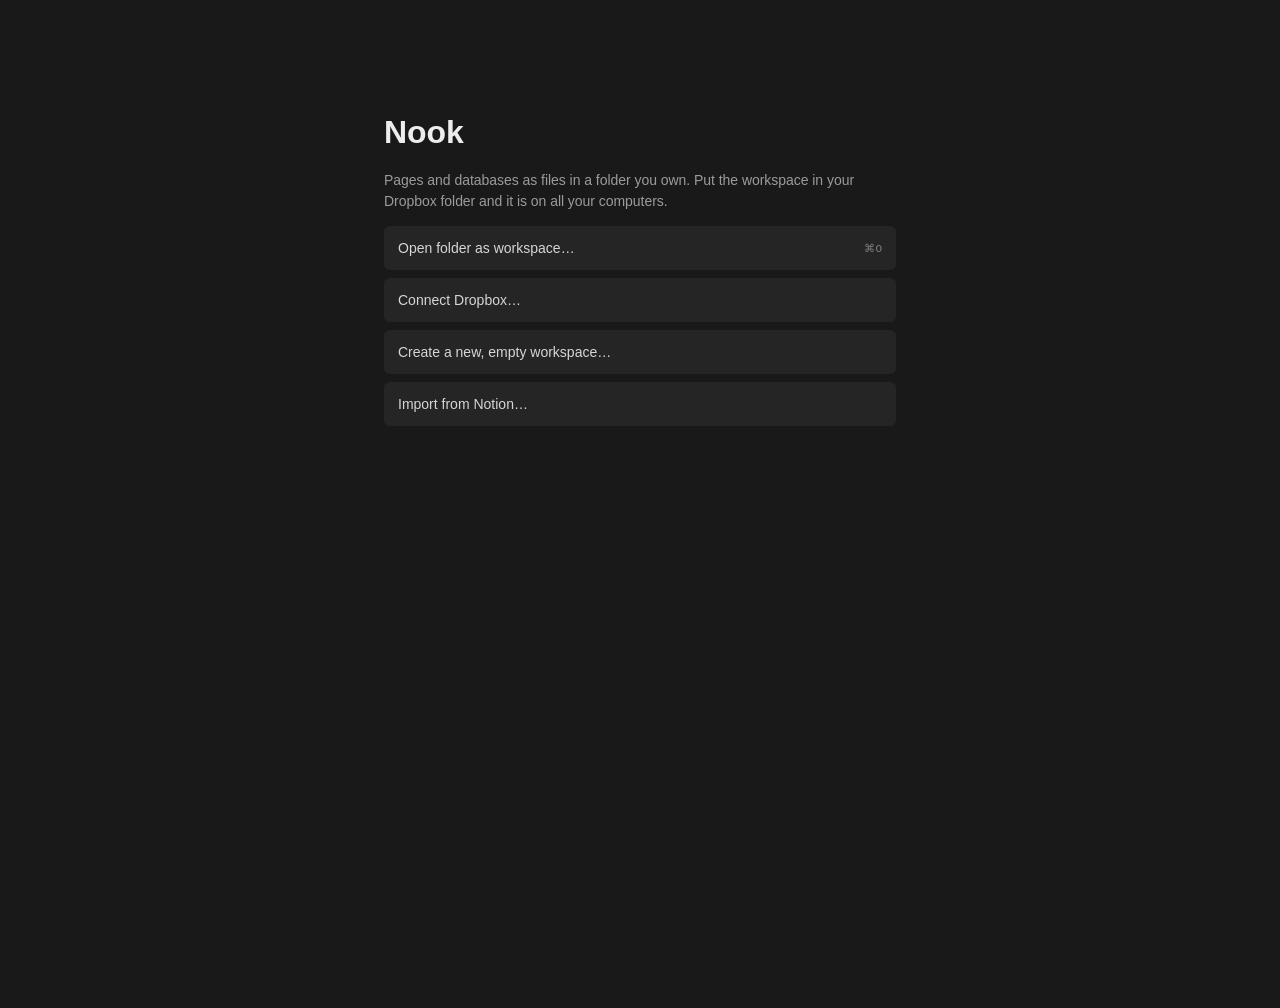
<file: index.html>
<!doctype html>
<html lang="en" data-theme="dark" data-density="compact" data-style="modern">
<head>
  <meta charset="utf-8">
  <!-- only Nook's own scripts run here: text, files and embeds from a workspace can never bring code along -->
  <meta http-equiv="Content-Security-Policy" content="default-src 'self'; script-src 'self' blob: https://cdn.jsdelivr.net 'wasm-unsafe-eval'; style-src 'self' 'unsafe-inline'; img-src 'self' data: blob: https: http: asset: http://asset.localhost; media-src 'self' data: blob: https: http: asset: http://asset.localhost; font-src 'self' data:; connect-src 'self' blob: data: https: http://localhost:* http://127.0.0.1:* ipc: http://ipc.localhost; frame-src https: blob:; object-src 'self' blob: https:; worker-src 'self' blob: https://cdn.jsdelivr.net; manifest-src 'self'; base-uri 'none'; form-action 'none'">
  <meta name="referrer" content="strict-origin-when-cross-origin">
  <meta name="viewport" content="width=device-width, initial-scale=1, maximum-scale=1, user-scalable=no, viewport-fit=cover">
  <title>Nook</title>
  <!-- on a phone: "Add to Home Screen" opens Nook full screen, with its own icon -->
  <link rel="manifest" href="manifest.webmanifest">
  <link rel="apple-touch-icon" href="apple-touch-icon.png">
  <link rel="icon" type="image/svg+xml" href="icon.svg">
  <link rel="icon" type="image/png" href="icon-256.png">
  <meta name="apple-mobile-web-app-capable" content="yes">
  <meta name="mobile-web-app-capable" content="yes">
  <meta name="apple-mobile-web-app-title" content="Nook">
  <meta name="apple-mobile-web-app-status-bar-style" content="black-translucent">
  <meta name="theme-color" content="#0e0e0e">
  <link rel="stylesheet" href="styles.css?v=dd36e0a4f7">
  <!-- preload -->
  <link rel="modulepreload" href="app/config.js">
  <link rel="modulepreload" href="app/exporter/export.js">
  <link rel="modulepreload" href="app/filedb.js">
  <link rel="modulepreload" href="app/format/embed.js">
  <link rel="modulepreload" href="app/format/frontmatter.js">
  <link rel="modulepreload" href="app/format/inline.js">
  <link rel="modulepreload" href="app/format/page.js">
  <link rel="modulepreload" href="app/formula.js">
  <link rel="modulepreload" href="app/importer/notion.js">
  <link rel="modulepreload" href="app/importer/zipwrite.js">
  <link rel="modulepreload" href="app/layout.js">
  <link rel="modulepreload" href="app/links.js">
  <link rel="modulepreload" href="app/pagewidth.js">
  <link rel="modulepreload" href="app/recur.js">
  <link rel="modulepreload" href="app/storage/dropbox.js">
  <link rel="modulepreload" href="app/storage/merge.js">
  <link rel="modulepreload" href="app/storage/storage.js">
  <link rel="modulepreload" href="app/sync/calsync.js">
  <link rel="modulepreload" href="app/sync/holidays.js">
  <link rel="modulepreload" href="app/sync/ical.js">
  <link rel="modulepreload" href="app/sync/net.js">
  <link rel="modulepreload" href="app/sync/service.js">
  <link rel="modulepreload" href="app/sync/sources.js">
  <link rel="modulepreload" href="app/ui/app.js">
  <link rel="modulepreload" href="app/ui/backlinks.js">
  <link rel="modulepreload" href="app/ui/buttons.js">
  <link rel="modulepreload" href="app/ui/calsettings.js">
  <link rel="modulepreload" href="app/ui/colorpicker.js">
  <link rel="modulepreload" href="app/ui/commands.js">
  <link rel="modulepreload" href="app/ui/comments.js">
  <link rel="modulepreload" href="app/ui/compress.js">
  <link rel="modulepreload" href="app/ui/confirm.js">
  <link rel="modulepreload" href="app/ui/dropboxui.js">
  <link rel="modulepreload" href="app/ui/editor.js">
  <link rel="modulepreload" href="app/ui/find.js">
  <link rel="modulepreload" href="app/ui/formatbar.js">
  <link rel="modulepreload" href="app/ui/iconpicker.js">
  <link rel="modulepreload" href="app/ui/icons.js">
  <link rel="modulepreload" href="app/ui/kbdebug.js">
  <link rel="modulepreload" href="app/ui/keep.js">
  <link rel="modulepreload" href="app/ui/memo.js">
  <link rel="modulepreload" href="app/ui/notify.js">
  <link rel="modulepreload" href="app/ui/pdf.js">
  <link rel="modulepreload" href="app/ui/pickers.js">
  <link rel="modulepreload" href="app/ui/player.js">
  <link rel="modulepreload" href="app/ui/pop.js">
  <link rel="modulepreload" href="app/ui/reminders.js">
  <link rel="modulepreload" href="app/ui/settings.js">
  <link rel="modulepreload" href="app/ui/settingsdialog.js">
  <link rel="modulepreload" href="app/ui/sourcesettings.js">
  <link rel="modulepreload" href="app/ui/tooltip.js">
  <link rel="modulepreload" href="app/ui/touchdrag.js">
  <link rel="modulepreload" href="app/ui/viewer.js">
  <link rel="modulepreload" href="app/ui/widthcontrol.js">
  <link rel="modulepreload" href="app/ui/win.js">
  <link rel="modulepreload" href="app/ui/zoomcal.js">
  <link rel="modulepreload" href="app/util.js">
  <link rel="modulepreload" href="app/views/board.js">
  <link rel="modulepreload" href="app/views/calendar.js">
  <link rel="modulepreload" href="app/views/cells.js">
  <link rel="modulepreload" href="app/views/chart.js">
  <link rel="modulepreload" href="app/views/days.js">
  <link rel="modulepreload" href="app/views/drill.js">
  <link rel="modulepreload" href="app/views/dupes.js">
  <link rel="modulepreload" href="app/views/fileview.js">
  <link rel="modulepreload" href="app/views/gallery.js">
  <link rel="modulepreload" href="app/views/list.js">
  <link rel="modulepreload" href="app/views/propmenu.js">
  <link rel="modulepreload" href="app/views/repeat.js">
  <link rel="modulepreload" href="app/views/rowmenu.js">
  <link rel="modulepreload" href="app/views/rowselect.js">
  <link rel="modulepreload" href="app/views/table.js">
  <link rel="modulepreload" href="app/views/timegrid.js">
  <link rel="modulepreload" href="app/views/trends.js">
  <link rel="modulepreload" href="app/views/view.js">
  <link rel="modulepreload" href="app/views/vieworder.js">
  <link rel="modulepreload" href="app/views/viewpanel.js">
  <link rel="modulepreload" href="app/webm.js">
  <link rel="modulepreload" href="app/when.js">
  <link rel="modulepreload" href="app/widgets/api.js">
  <link rel="modulepreload" href="app/widgets/builtins.js">
  <link rel="modulepreload" href="app/widgets/prompt.js">
  <link rel="modulepreload" href="app/widgets/runtime.js">
  <link rel="modulepreload" href="app/workspace.js">
  <!-- /preload -->
</head>
<body>
  <div id="root"></div>
  <script type="module" src="app/main.js"></script>
</body>
</html>
</file>
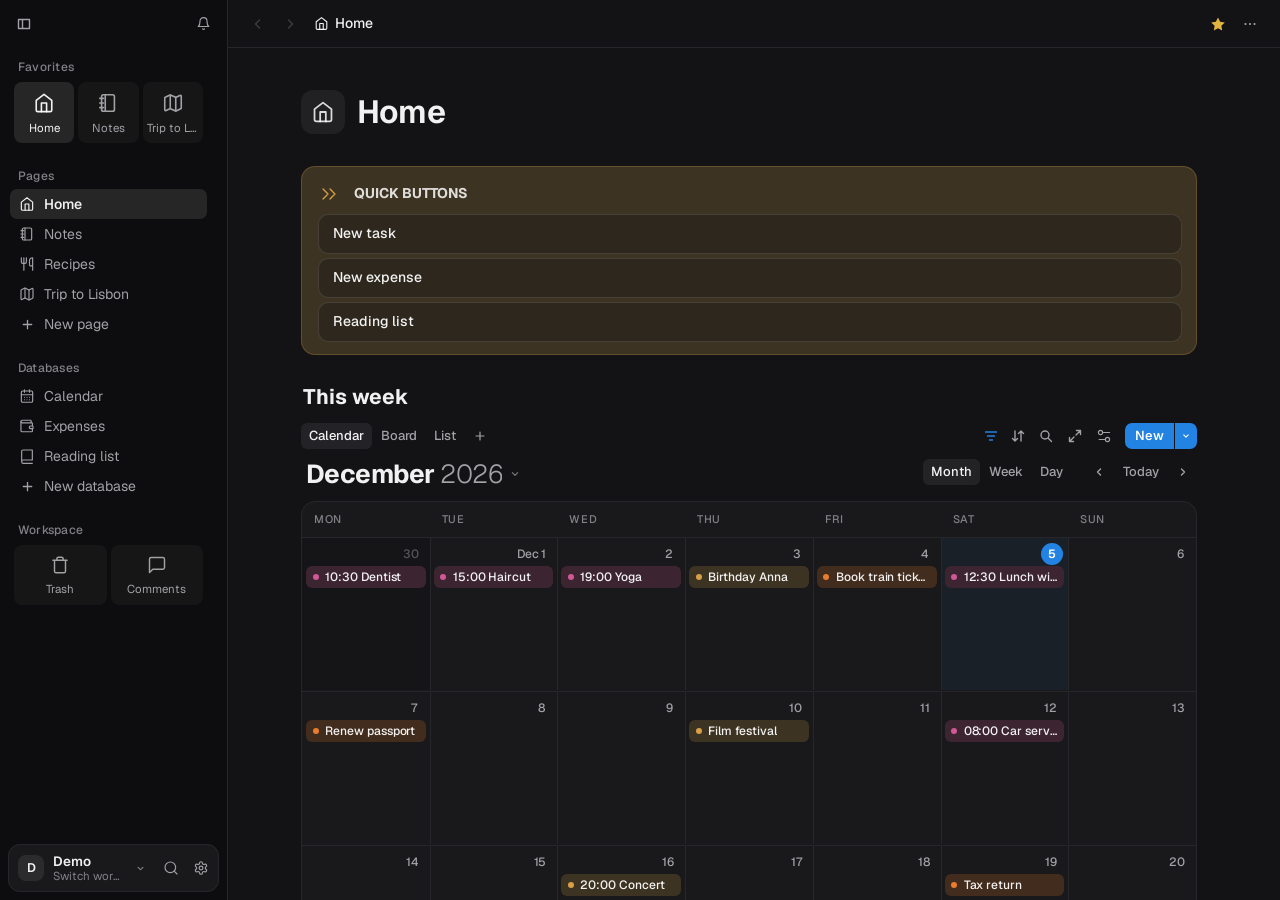
<file: demo/index.html>
<!doctype html>
<html lang="en" data-theme="dark" data-density="compact" data-style="modern">
<head>
  <meta charset="utf-8">
  <!-- only Nook's own scripts run here: text, files and embeds from a workspace can never bring code along -->
  <meta http-equiv="Content-Security-Policy" content="default-src 'self'; script-src 'self' blob: https://cdn.jsdelivr.net 'wasm-unsafe-eval'; style-src 'self' 'unsafe-inline'; img-src 'self' data: blob: https: http: asset: http://asset.localhost; media-src 'self' data: blob: https: http: asset: http://asset.localhost; font-src 'self' data:; connect-src 'self' blob: data: https: http://localhost:* http://127.0.0.1:* ipc: http://ipc.localhost; frame-src https: blob:; object-src 'self' blob: https:; worker-src 'self' blob: https://cdn.jsdelivr.net; manifest-src 'self'; base-uri 'none'; form-action 'none'">
  <meta name="referrer" content="strict-origin-when-cross-origin">
  <meta name="viewport" content="width=device-width, initial-scale=1, maximum-scale=1, user-scalable=no, viewport-fit=cover">
  <title>Nook Demo</title>
  <meta name="nook-demo" content="demo.json">
  <!-- on a phone: "Add to Home Screen" opens Nook full screen, with its own icon -->
  <link rel="apple-touch-icon" href="apple-touch-icon.png">
  <link rel="icon" type="image/svg+xml" href="icon.svg">
  <link rel="icon" type="image/png" href="icon-256.png">
  <meta name="apple-mobile-web-app-capable" content="yes">
  <meta name="mobile-web-app-capable" content="yes">
  <meta name="apple-mobile-web-app-title" content="Nook">
  <meta name="apple-mobile-web-app-status-bar-style" content="black-translucent">
  <meta name="theme-color" content="#0e0e0e">
  <link rel="stylesheet" href="styles.css?v=dd36e0a4f7">
  <!-- preload -->
  <link rel="modulepreload" href="app/config.js">
  <link rel="modulepreload" href="app/exporter/export.js">
  <link rel="modulepreload" href="app/filedb.js">
  <link rel="modulepreload" href="app/format/embed.js">
  <link rel="modulepreload" href="app/format/frontmatter.js">
  <link rel="modulepreload" href="app/format/inline.js">
  <link rel="modulepreload" href="app/format/page.js">
  <link rel="modulepreload" href="app/formula.js">
  <link rel="modulepreload" href="app/importer/notion.js">
  <link rel="modulepreload" href="app/importer/zipwrite.js">
  <link rel="modulepreload" href="app/layout.js">
  <link rel="modulepreload" href="app/links.js">
  <link rel="modulepreload" href="app/pagewidth.js">
  <link rel="modulepreload" href="app/recur.js">
  <link rel="modulepreload" href="app/storage/dropbox.js">
  <link rel="modulepreload" href="app/storage/merge.js">
  <link rel="modulepreload" href="app/storage/storage.js">
  <link rel="modulepreload" href="app/sync/calsync.js">
  <link rel="modulepreload" href="app/sync/holidays.js">
  <link rel="modulepreload" href="app/sync/ical.js">
  <link rel="modulepreload" href="app/sync/net.js">
  <link rel="modulepreload" href="app/sync/service.js">
  <link rel="modulepreload" href="app/sync/sources.js">
  <link rel="modulepreload" href="app/ui/app.js">
  <link rel="modulepreload" href="app/ui/backlinks.js">
  <link rel="modulepreload" href="app/ui/buttons.js">
  <link rel="modulepreload" href="app/ui/calsettings.js">
  <link rel="modulepreload" href="app/ui/colorpicker.js">
  <link rel="modulepreload" href="app/ui/commands.js">
  <link rel="modulepreload" href="app/ui/comments.js">
  <link rel="modulepreload" href="app/ui/compress.js">
  <link rel="modulepreload" href="app/ui/confirm.js">
  <link rel="modulepreload" href="app/ui/dropboxui.js">
  <link rel="modulepreload" href="app/ui/editor.js">
  <link rel="modulepreload" href="app/ui/find.js">
  <link rel="modulepreload" href="app/ui/formatbar.js">
  <link rel="modulepreload" href="app/ui/iconpicker.js">
  <link rel="modulepreload" href="app/ui/icons.js">
  <link rel="modulepreload" href="app/ui/kbdebug.js">
  <link rel="modulepreload" href="app/ui/keep.js">
  <link rel="modulepreload" href="app/ui/memo.js">
  <link rel="modulepreload" href="app/ui/notify.js">
  <link rel="modulepreload" href="app/ui/pdf.js">
  <link rel="modulepreload" href="app/ui/pickers.js">
  <link rel="modulepreload" href="app/ui/player.js">
  <link rel="modulepreload" href="app/ui/pop.js">
  <link rel="modulepreload" href="app/ui/reminders.js">
  <link rel="modulepreload" href="app/ui/settings.js">
  <link rel="modulepreload" href="app/ui/settingsdialog.js">
  <link rel="modulepreload" href="app/ui/sourcesettings.js">
  <link rel="modulepreload" href="app/ui/tooltip.js">
  <link rel="modulepreload" href="app/ui/touchdrag.js">
  <link rel="modulepreload" href="app/ui/viewer.js">
  <link rel="modulepreload" href="app/ui/widthcontrol.js">
  <link rel="modulepreload" href="app/ui/win.js">
  <link rel="modulepreload" href="app/ui/zoomcal.js">
  <link rel="modulepreload" href="app/util.js">
  <link rel="modulepreload" href="app/views/board.js">
  <link rel="modulepreload" href="app/views/calendar.js">
  <link rel="modulepreload" href="app/views/cells.js">
  <link rel="modulepreload" href="app/views/chart.js">
  <link rel="modulepreload" href="app/views/days.js">
  <link rel="modulepreload" href="app/views/drill.js">
  <link rel="modulepreload" href="app/views/dupes.js">
  <link rel="modulepreload" href="app/views/fileview.js">
  <link rel="modulepreload" href="app/views/gallery.js">
  <link rel="modulepreload" href="app/views/list.js">
  <link rel="modulepreload" href="app/views/propmenu.js">
  <link rel="modulepreload" href="app/views/repeat.js">
  <link rel="modulepreload" href="app/views/rowmenu.js">
  <link rel="modulepreload" href="app/views/rowselect.js">
  <link rel="modulepreload" href="app/views/table.js">
  <link rel="modulepreload" href="app/views/timegrid.js">
  <link rel="modulepreload" href="app/views/trends.js">
  <link rel="modulepreload" href="app/views/view.js">
  <link rel="modulepreload" href="app/views/vieworder.js">
  <link rel="modulepreload" href="app/views/viewpanel.js">
  <link rel="modulepreload" href="app/webm.js">
  <link rel="modulepreload" href="app/when.js">
  <link rel="modulepreload" href="app/widgets/api.js">
  <link rel="modulepreload" href="app/widgets/builtins.js">
  <link rel="modulepreload" href="app/widgets/prompt.js">
  <link rel="modulepreload" href="app/widgets/runtime.js">
  <link rel="modulepreload" href="app/workspace.js">
  <!-- /preload -->
</head>
<body>
  <div id="root"></div>
  <script type="module" src="app/main.js"></script>
</body>
</html>
</file>
